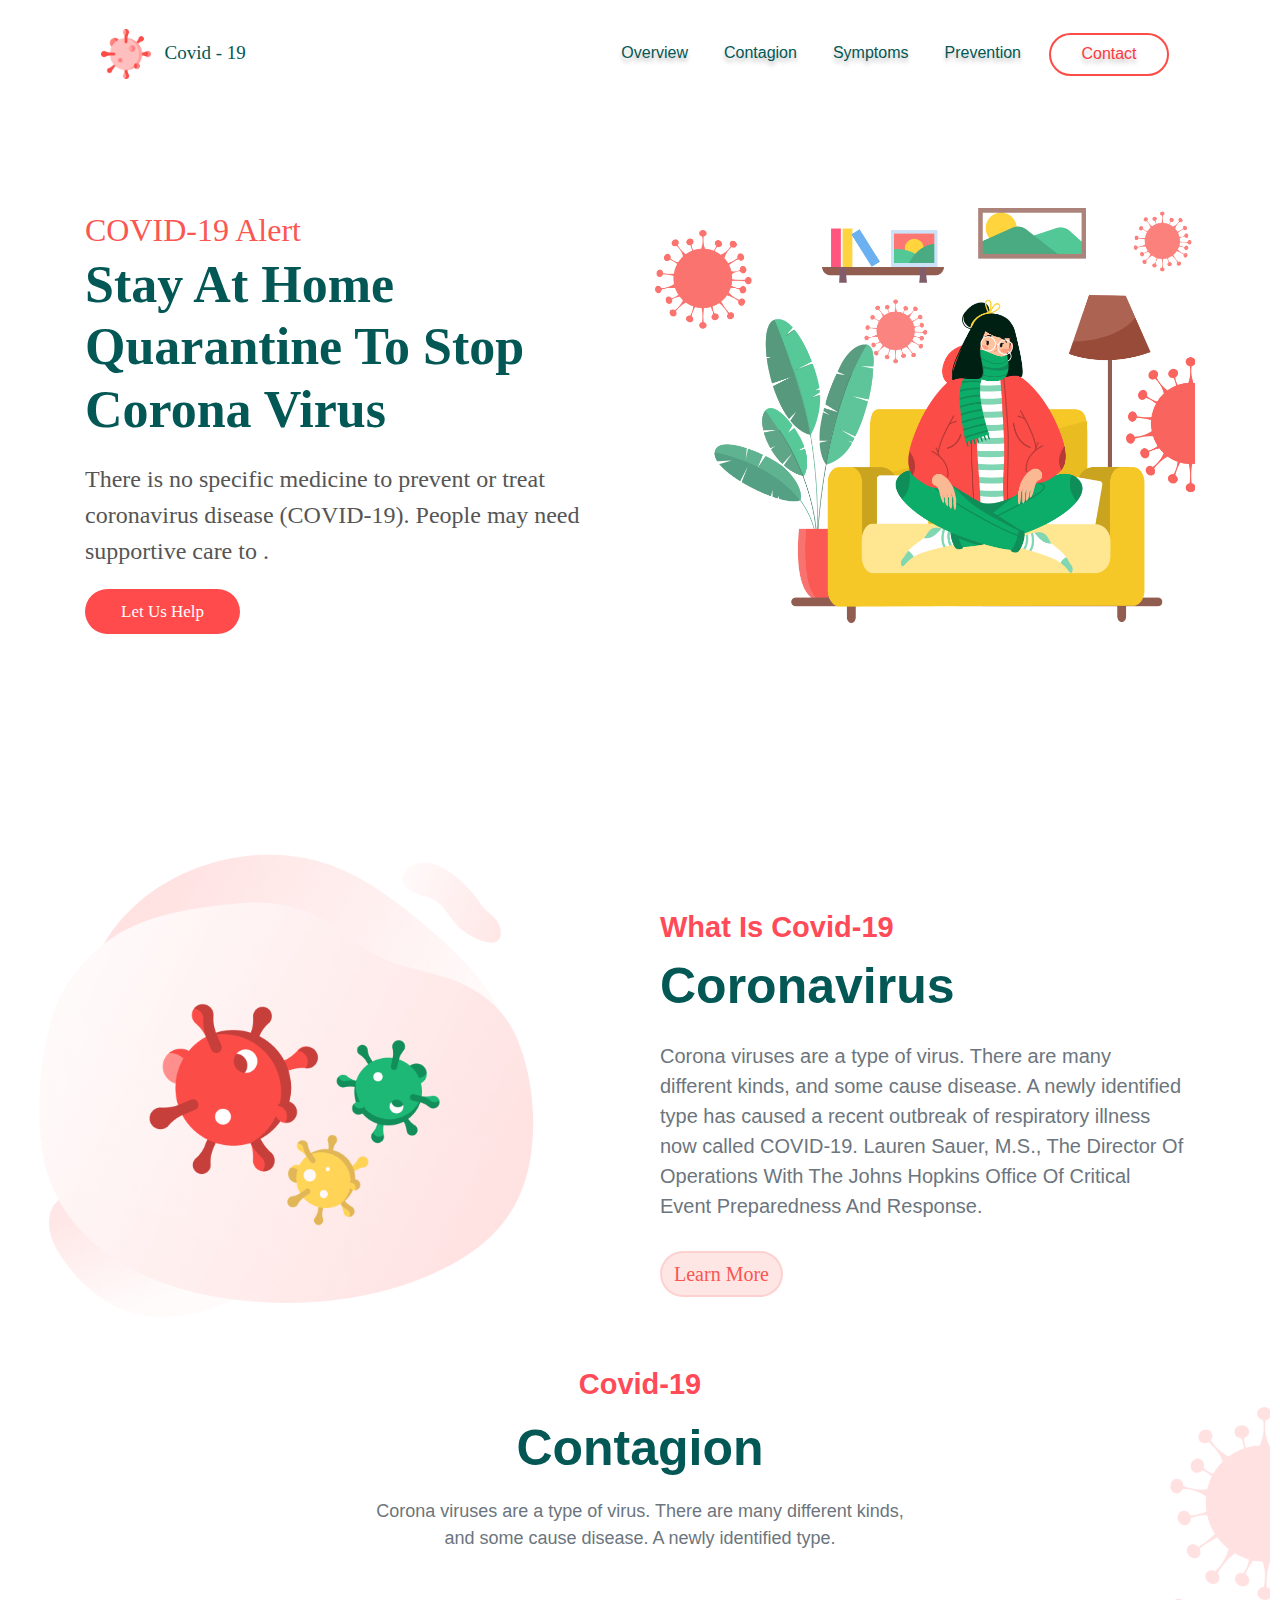
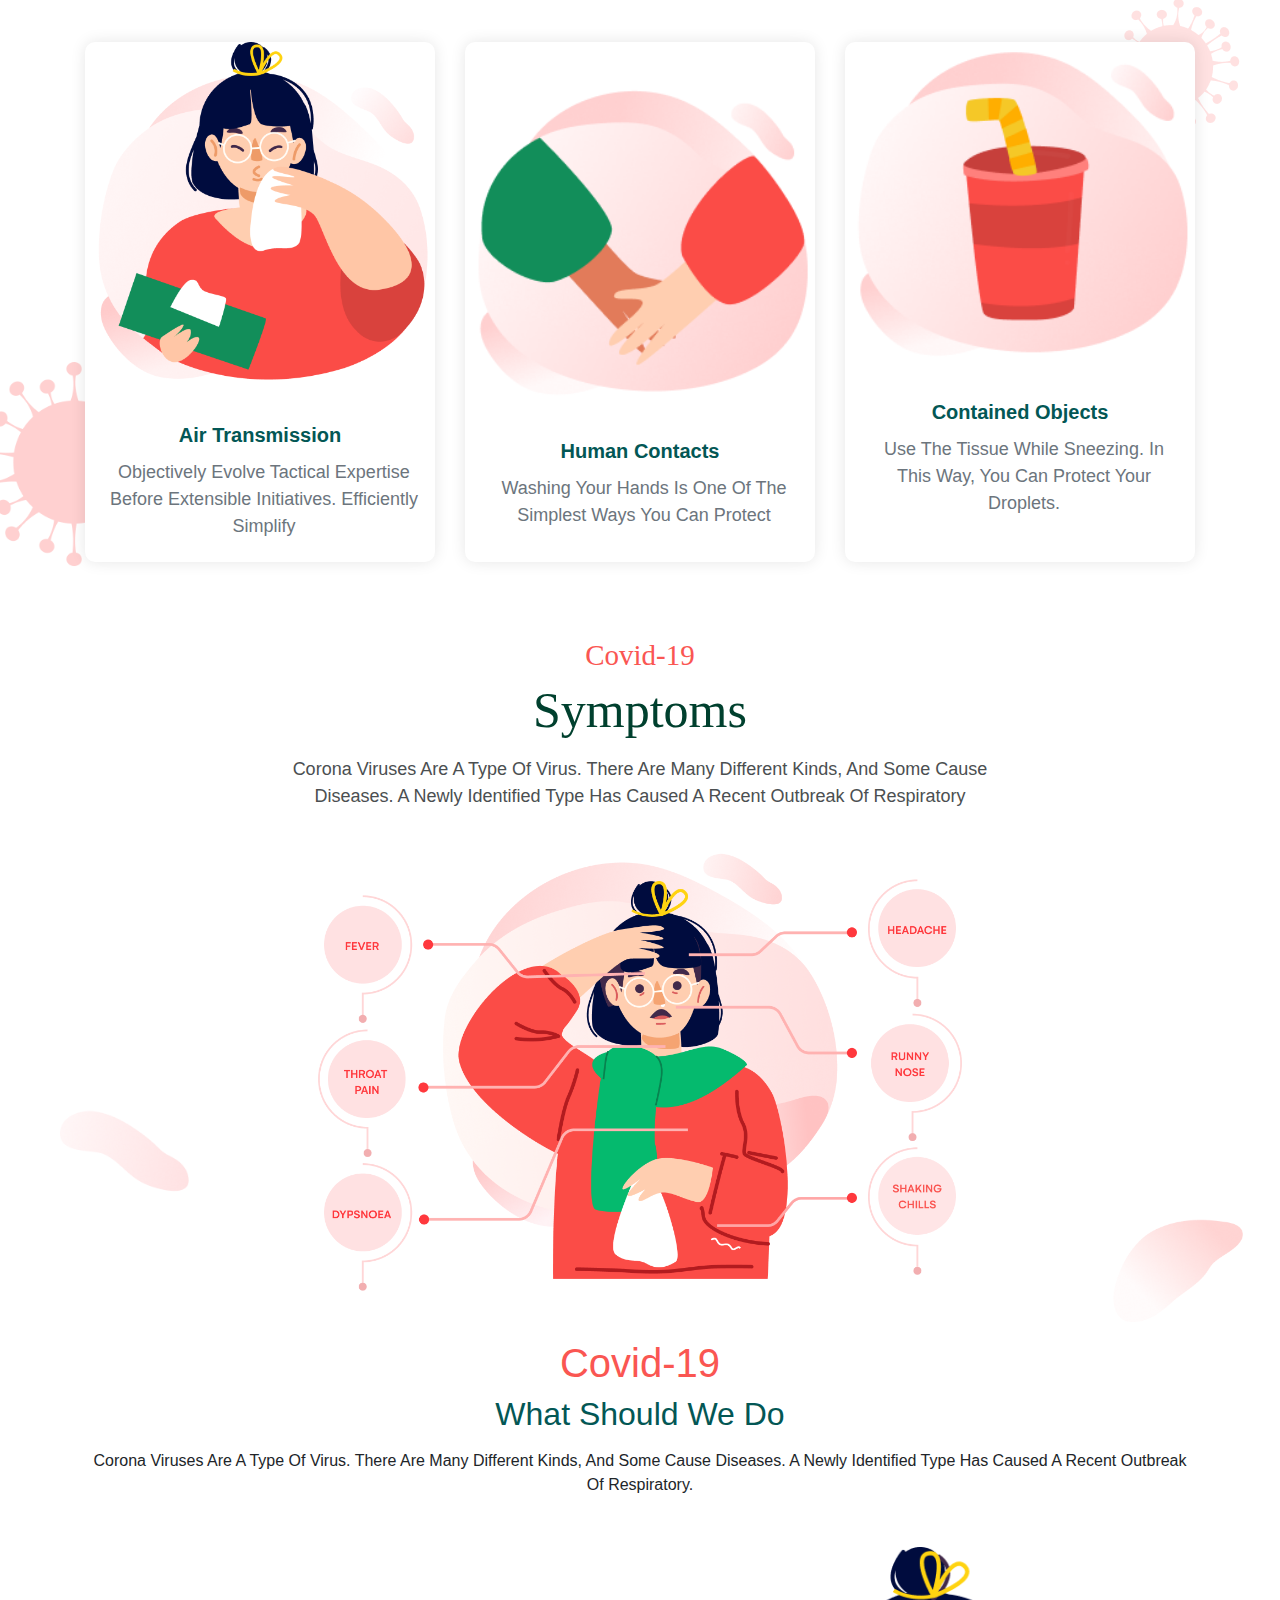
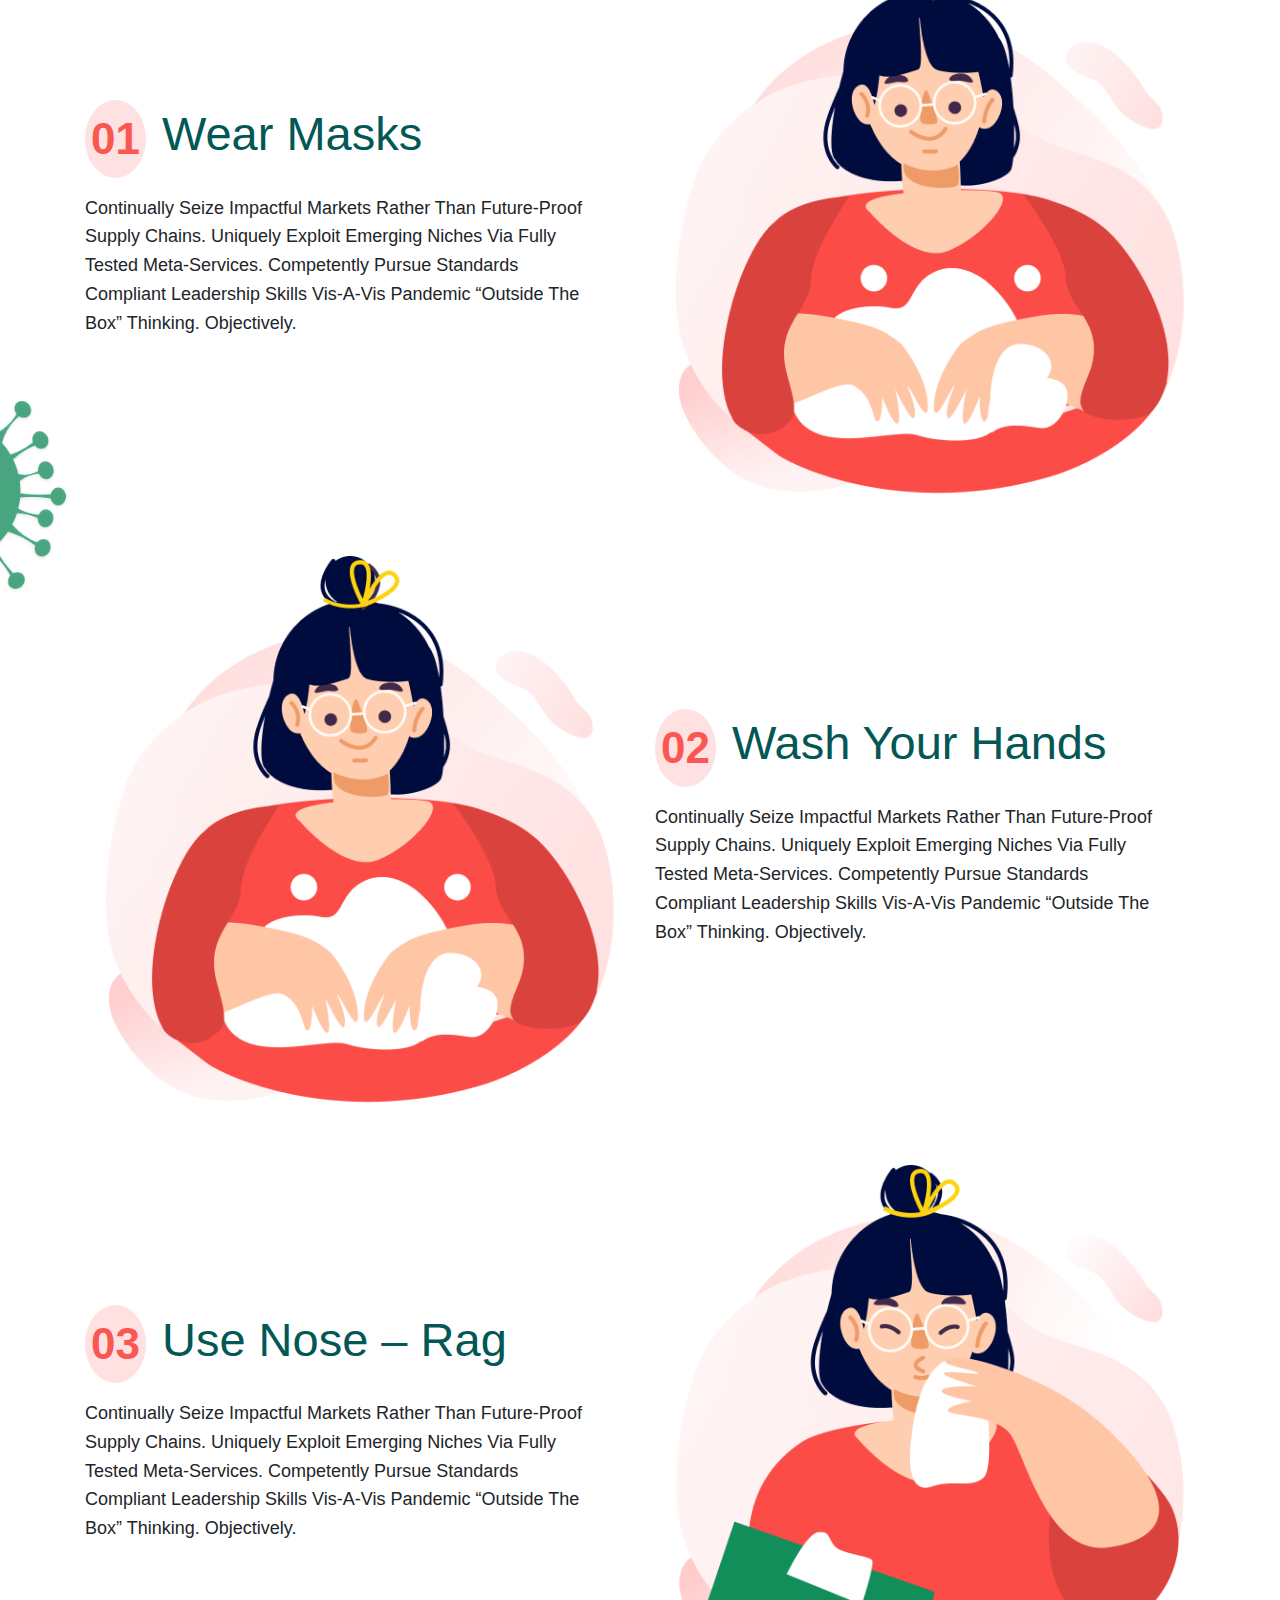
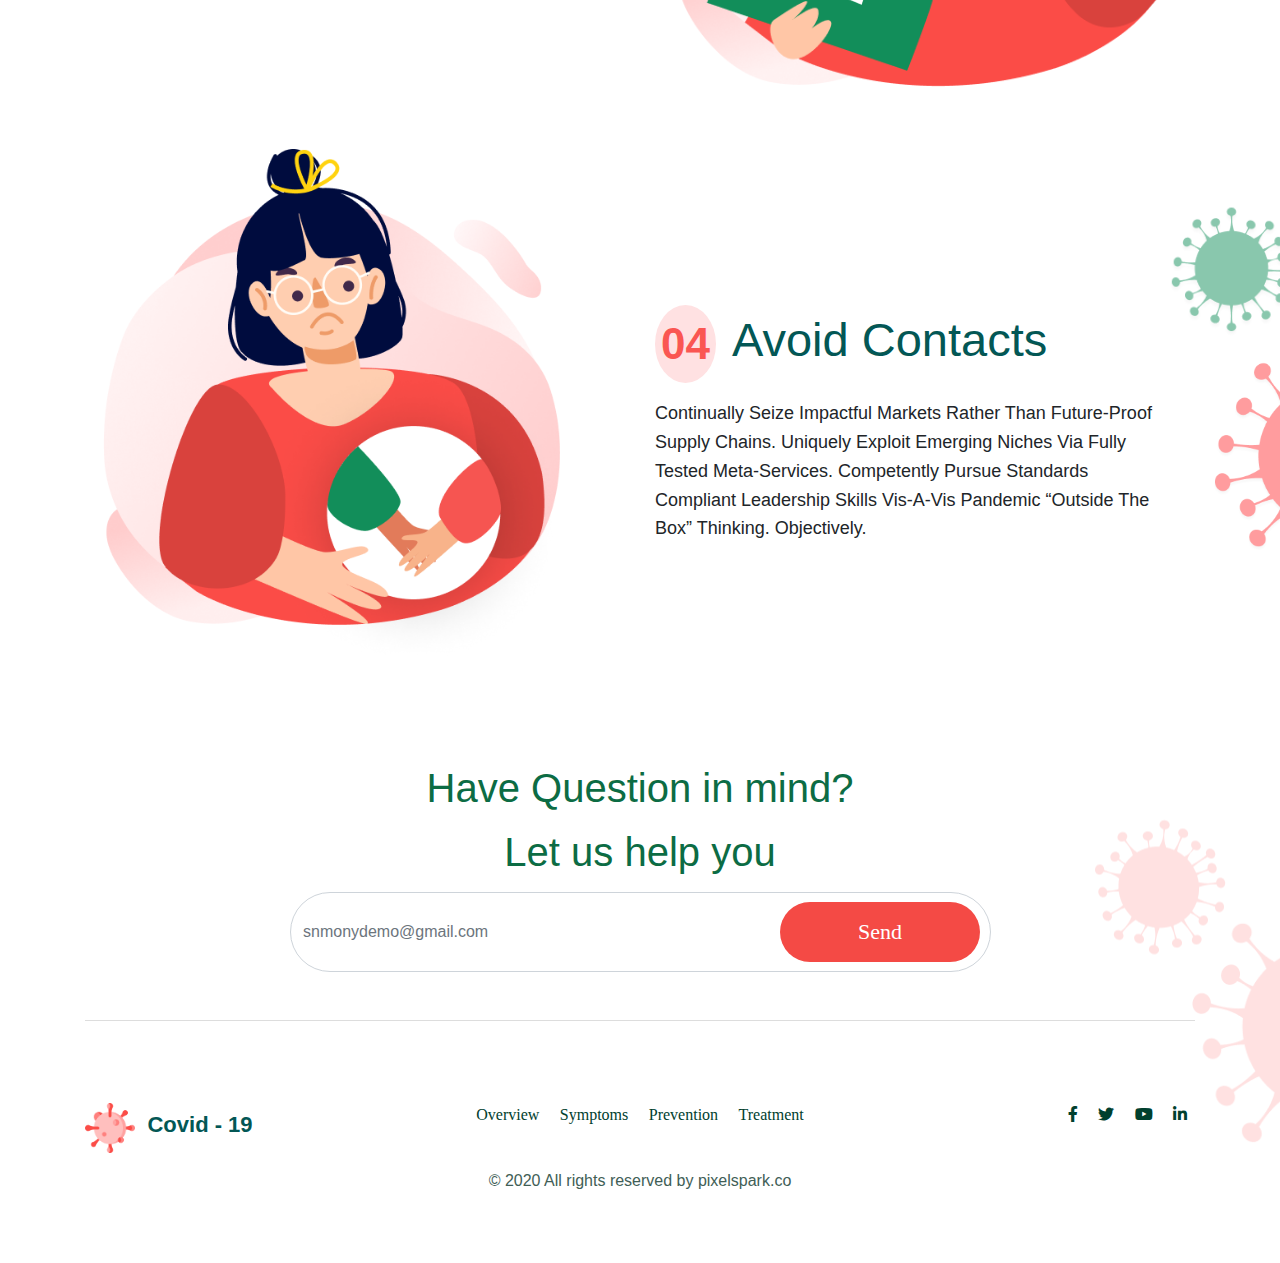
<file: depi4/index.html>
<!DOCTYPE html>
<html lang="en">
<head>
  <!-- Meta Tags -->
  <meta charset="UTF-8">
  <meta name="viewport" content="width=device-width, initial-scale=1.0">
  <title>COVID-19 Alert</title>
  
  <!-- Bootstrap CSS -->
  <link href="https://maxcdn.bootstrapcdn.com/bootstrap/4.5.2/css/bootstrap.min.css" rel="stylesheet">
  
  <!-- Font Awesome for Icons -->
  <link href="https://cdnjs.cloudflare.com/ajax/libs/font-awesome/5.15.4/css/all.min.css" rel="stylesheet">
  
  <!-- Google Font: Red Hat Display -->
  <link href="https://fonts.googleapis.com/css2?family=Red+Hat+Display:wght@400;500;700&display=swap" rel="stylesheet">
  
  <!-- Gelion Font -->
  <link href="https://fonts.cdnfonts.com/css/gelion" rel="stylesheet">
  
  <!-- Custom CSS -->
  <link href="style.css" rel="stylesheet">
</head>
<body>
  <!-- Header Section -->
  <header class="container-fluid bg py-3">
    <div class="container">
      <nav class="navbar navbar-expand-lg navbar-light">
        <a class="navbar-brand" href="#">
          <!-- Logo Image -->
          <img src="image/Group 9.png" alt="" style="width: 50px;">
          <!-- Site Title -->
          <span class="ml-2">Covid - 19</span>
        </a>
        <!-- Navbar Toggler for Mobile View -->
        <button class="navbar-toggler" type="button" data-toggle="collapse" data-target="#navbarNav" aria-controls="navbarNav" aria-expanded="false" aria-label="Toggle navigation">
          <span class="navbar-toggler-icon"></span>
        </button>
        <div class="collapse navbar-collapse" id="navbarNav">
          <!-- Navigation Links -->
          <ul class="navbar-nav ml-auto">
            <li class="nav-item">
              <a class="nav-link Overview" href="#">Overview</a>
            </li>
            <li class="nav-item">
              <a class="nav-link contagion" href="#">Contagion</a>
            </li>
            <li class="nav-item">
              <a class="nav-link Symptoms" href="#">Symptoms</a>
            </li>
            <li class="nav-item">
              <a class="nav-link Prevention" href="#">Prevention</a>
            </li>
            <li class="nav-item">
              <a class="nav-link contact-link" href="#">Contact</a>
            </li>
          </ul>
        </div>
      </nav>
    </div>
  </header>

  <!-- Alert Section -->
  <section class="alert-section text-center py-5">
    <div class="container">
      <div class="row align-items-center">
        <div class="col-md-6 text-md-left text-center">
          <!-- Alert Message -->
          <span>COVID-19 Alert</span>
          <h1 class="display-4">Stay At Home Quarantine To Stop Corona Virus</h1>
          <p class="lead">There is no specific medicine to prevent or treat coronavirus disease (COVID-19). People may need supportive care to .</p>
          <a href="#" class="btn-danger btn-lg">Let Us Help</a>
        </div>
        <div class="col-md-6 text-center">
          <!-- Image -->
          <img src="image/Group 18551.png" alt="" class="img-fluid">
        </div>
      </div>
    </div>
    <!-- Decorative Images -->
    <img src="image/path1470.png" alt="" class="side-image">
    <img src="image/path1470 (1).png" alt="" class="small-side">
  </section>
  
  <!-- COVID-19 Information Section -->
  <div class="container covid-section">
    <div class="row">
      <div class="col-md-6">
        <!-- Image -->
        <img src="image/Group 18557.png" alt="" class="virus-image ">
      </div>
      <div class="col-md-6 covid-content">
        <div class="covid-title">What Is Covid-19</div>
        <div class="covid-subtitle">Coronavirus</div>
        <div class="covid-text">
          Corona viruses are a type of virus. There are many different kinds, and some cause disease.
          A newly identified type has caused a recent outbreak of respiratory illness now called COVID-19.
          Lauren Sauer, M.S., The Director Of Operations With The Johns Hopkins Office Of Critical Event
          Preparedness And Response.
        </div>
        <a href="#" class="btn covid-button">Learn More</a>
      </div>
    </div>
  </div>
  
  <!-- Contagion Section -->
  <section class="contagion-section text-center">
    <div class="container">
      <div class="row">
        <div class="col-12">
          <h2 class="contagion-title">Covid-19</h2>
          <h3 class="contagion-subtitle">Contagion</h3>
          <div class="d-flex justify-content-center align-items-center">
            <p class="contagion-text">
              Corona viruses are a type of virus. There are many different kinds, and some cause disease.
              A newly identified type.
            </p>
          </div>
        </div>
      </div>
      <div class="row air-transmition position-relative">
        <!-- Decorative Image -->
        <img class="ef-1" src="image/corona-virus.png" alt="">
        <div class="col-md-4">
          <div class="card">
            <img src="image/Group 15454.png" alt="" class="card-img-top">
            <div class="card-body">
              <h5 class="card-title">Air Transmission</h5>
              <p class="card-text">Objectively Evolve Tactical Expertise Before Extensible Initiatives. Efficiently Simplify</p>
            </div>
          </div>
        </div>
        <div class="col-md-4">
          <div class="card">
            <img src="image/Group 18542.png" alt="" class="card-img-top">
            <div class="card-body">
              <h5 class="card-title">Human Contacts</h5>
              <p class="card-text">Washing Your Hands Is One Of The Simplest Ways You Can Protect</p>
            </div>
          </div>
        </div>
        <div class="col-md-4">
          <div class="card">
            <img src="image/Group 18540.png" alt="" class="card-img-top">
            <div class="card-body">
              <h5 class="card-title">Contained Objects</h5>
              <p class="card-text">Use The Tissue While Sneezing. In This Way, You Can Protect Your Droplets.</p>
            </div>
          </div>
        </div>
      </div>
    </div>
  </section>

  <!-- Symptoms Section -->
  <section>
    <div class="container text-center my-5">
        <h1 class="cov-1">Covid-19</h1>
        <h2 class="syb-1">Symptoms</h2>
        <div class="d-flex justify-content-center align-items-center">
            <p class="syb-title">Corona Viruses Are A Type Of Virus. There Are Many Different Kinds, And Some Cause Diseases. A Newly Identified Type Has Caused A Recent Outbreak Of Respiratory</p>
        </div>
    </div>
    <div class="container my-5 position-relative">
        <div class="row justify-content-center">
            <div class="col-md-10">
                <div class="position-relative text-center">
                    <img src="image/Group 15444.png" alt="" class="img-fluid mx-auto d-block" style="max-width: 70%;">
                    <img src="image/Path 1762.png" alt="" class="position-absolute symptom-left">
                    <img src="image/Path 1764.png" alt="" class="position-absolute symptom-right">
                </div>
            </div>
        </div>
    </div>
  </section>

  <!-- What Should We Do Section -->
  <div class="container text-center my-5">
    <h1 class="text-danger">Covid-19</h1>
    <h2 class="text-primary">What Should We Do</h2>
    <p>Corona Viruses Are A Type Of Virus. There Are Many Different Kinds, And Some Cause Diseases. A Newly Identified Type Has Caused A Recent Outbreak Of Respiratory.</p>
  </div>

  <!-- Steps to Take Section -->
  <section>
    <div class="container my-5 position-relative">
      <img src="image/path1470 (2).png" alt="" class="background-image-left">
      <div class="row align-items-center">
        <div class="col-md-6 order-md-2 text-center">
          <img src="image/Mask girl (1).png" alt="" class="img-fluid">
        </div>
        <div class="col-md-6 order-md-1">
          <div class="d-flex align-items-center mb-3">
            <span class="step-number text-danger">01</span>
            <h3 class="section-title ml-3">Wear Masks</h3>
          </div>
          <p class="section-text">Continually Seize Impactful Markets Rather Than Future-Proof Supply Chains. Uniquely Exploit Emerging Niches Via Fully Tested Meta-Services. Competently Pursue Standards Compliant Leadership Skills Vis-A-Vis Pandemic “Outside The Box” Thinking. Objectively.</p>
        </div>
      </div>
    </div>

    <div class="container my-5 position-relative">
      <div class="row align-items-center">
        <div class="col-md-6 text-center">
          <img src="image/Mask girl (1).png" alt="" class="img-fluid">
        </div>
        <div class="col-md-6">
          <div class="d-flex align-items-center mb-3">
            <span class="step-number text-danger">02</span>
            <h3 class="section-title ml-3">Wash Your Hands</h3>
          </div>
          <p class="section-text">Continually Seize Impactful Markets Rather Than Future-Proof Supply Chains. Uniquely Exploit Emerging Niches Via Fully Tested Meta-Services. Competently Pursue Standards Compliant Leadership Skills Vis-A-Vis Pandemic “Outside The Box” Thinking. Objectively.</p>
        </div>
      </div>
    </div>

    <div class="container my-5 position-relative">
      <div class="row align-items-center">
        <div class="col-md-6 order-md-2 text-center">
          <img src="image/Group 15454.png" alt="Use Nose – Rag" class="img-fluid">
        </div>
        <div class="col-md-6 order-md-1">
          <div class="d-flex align-items-center mb-3">
            <span class="step-number text-danger">03</span>
            <h3 class="section-title ml-3">Use Nose – Rag</h3>
          </div>
          <p class="section-text">Continually Seize Impactful Markets Rather Than Future-Proof Supply Chains. Uniquely Exploit Emerging Niches Via Fully Tested Meta-Services. Competently Pursue Standards Compliant Leadership Skills Vis-A-Vis Pandemic “Outside The Box” Thinking. Objectively.</p>
        </div>
      </div>
    </div>

    <div class="container my-5 position-relative">
      <img src="image/path1470 (3).png" alt="" class="background-image-right">
      <img src="image/path1470 (5).png" alt="" class="background-image-center">
      <div class="row align-items-center">
        <div class="col-md-6 text-center">
          <img src="image/Mask (1).png" alt="" class="img-fluid">
        </div>
        <div class="col-md-6">
          <div class="d-flex align-items-center mb-3">
            <span class="step-number text-danger">04</span>
            <h3 class="section-title ml-3">Avoid Contacts</h3>
          </div>
          <p class="section-text">Continually Seize Impactful Markets Rather Than Future-Proof Supply Chains. Uniquely Exploit Emerging Niches Via Fully Tested Meta-Services. Competently Pursue Standards Compliant Leadership Skills Vis-A-Vis Pandemic “Outside The Box” Thinking. Objectively.</p>
        </div>
      </div>
    </div>
  </section>

  <!-- Footer Section -->
  <div class="container text-center my-5">
    <h2 class="text-footer">Have Question in mind?</h2>
    <h3 class="text-footer">Let us help you</h3>
    <div class="input-group my-3 justify-content-center">
      <!-- Email Input -->
      <input type="email" class="form-control rounded-pill" placeholder="snmonydemo@gmail.com">
      <div class="input-group-append">
        <!-- Send Button -->
        <button class="ah-1 rounded-pill ml-2" type="button">Send</button>
      </div>
    </div>
  </div>

  <!-- Footer -->
  <div class="container text-center my-5">
    <footer class="footer">
      <div class="row">
        <div class="col-md-4 text-left position-relative">
          <!-- Footer Logo -->
          <img src="image/Group 9.png" alt="" style="width: 50px;">
          <span class="ml-2 font-weight-bold">Covid - 19</span>
        </div>
        <div class="col-md-4">
          <!-- Footer Navigation Links -->
          <a href="#" class="mx-2">Overview</a>
          <a href="#" class="mx-2">Symptoms</a>
          <a href="#" class="mx-2">Prevention</a>
          <a href="#" class="mx-2">Treatment</a>
        </div>
        <div class="col-md-4 text-right">
          <!-- Social Media Icons -->
          <a href="#" class="mx-2"><i class="fab fa-facebook-f"></i></a>
          <a href="#" class="mx-2"><i class="fab fa-twitter"></i></a>
          <a href="#" class="mx-2"><i class="fab fa-youtube"></i></a>
          <a href="#" class="mx-2"><i class="fab fa-linkedin-in"></i></a>
        </div>
      </div>
      <div class="row mt-3">
        <div class="col-12">
          <!-- Footer Copyright -->
          <p>&copy; 2020 All rights reserved by pixelspark.co</p>
        </div>
      </div>
      <!-- Decorative Images -->
      <img src="image/path1470 (1).png" alt="" class="background-image-right-1">
      <img src="image/path1470.png" alt="" class="background-image-right-2">
    </footer>
  </div>

</body>
</html>
</file>
<file: depi4/style.css>
/* @import url('https://fonts.cdnfonts.com/css/gelion'); */

body {
  font-family:'mulish-light', 'Gelion', sans-serif;
  background-color: #FFFFFF;
}

.navbar-brand span {
  font-size: 1.1875rem;
  color: #035755;
  font-family: 'weight bold';
  display: inline-block;
  margin-inline: 8px;
}

.nav-link {
  color: #035755 !important;
  font-size: 1rem;
  margin: 0 10px;
  align-items: center; 
  text-shadow: 0px 4px 4px #00000040;
  font-weight: 500;
}
.nav-item .nav-link {
  color: #FA5652;
}
.navbar-collapse {
  align-items: center;
}

.nav-link:hover { 
  color: #FA5652 !important;
  position: relative;
}

.Overview::after,
.contagion::after,
.Symptoms::after,
.Prevention::after {
  content: '';
  position: absolute;
  bottom: 0;
  right: 38px;
  opacity: 0;
  width: 4px;
  height: 4px;
  border-radius: 50%;
  background-color: red;
}

.Overview:hover::after,
.contagion:hover::after,
.Symptoms:hover::after,
.Prevention:hover::after {
  opacity: 1;
}

.contact-link {
  color: #FF383D !important;
  border: 2px solid #FB4C47;
  border-radius: 45px;
  width: 120px;
  height: 43px;
  align-items: center;
  text-align: center;
  display: flex;
  justify-content: center;
}

.contact-link:hover {
  background-color: #dc3545;
  color: #fff !important;
}

.alert-section {
  color: #000;
}
.alert-section span {
  color: #FA5652;
  font-size: 2rem;
  font-weight: 500;
  font-family: 'Gelion';
  text-align: center;
}

.alert-section h1 {
  font-size: 3.25rem;
  color: #035755;
  font-weight: 700;
  font-family: 'Gelion';
}

.alert-section p {
  font-size: 1.5rem;
  color: #555;
  font-weight: 400;
  font-family: 'Gelion';
  margin: 20px 0 30px;
}

.row-air-transmition img {
  left: -136px;
  width: 259px;
  bottom: 79px;
  z-index: -1;
}

.btn-danger {
  background-color: #ff4b4b;
  color: white;
  border-radius: 50px;
  font-size: 17px;
  border: none;
  font-weight: 500;
  font-family: 'Gelion';
  padding: 13px 36px;
}

@media (max-width: 767px) {
  .navbar-collapse {
    align-items: center;
    justify-content: center;
  }

  .alert-section h1 {
    font-size: 1.5rem;
  }

  .alert-section p {
    font-size: 1rem;
  }

  .contact-link {
    font-size: 0.9rem;
    padding: 5px 10px;
    align-items: center; 
    text-align: center;
    display: flex;
    justify-content: center;
  }
}

.covid-section {
  display: flex;
  align-items: center;
  justify-content: center;
  padding: 20px;
}

.covid-content {
  text-align: left;
  margin-top: 163px;
  padding: 0 20px;
}

.covid-title {
  color: #ff4a57;
  font-size: 1.8125rem;
  font-weight: bold;
}

.covid-subtitle {
  color: #035755;
  font-size: 3.125rem;
  font-weight: bold;
}

.covid-text {
  color: #6c757d;
  font-size: 1.25rem;
  margin-top: 17px;
}

.covid-button {
  margin-top: 30px;
  color: #FA5652;
  background-color: #FA565226;
  border: 2px solid #FA565226;
  border-radius: 65px;
  font-size: 20px;
  font-family: 'Gelion';
}

.virus-image {
  width: 700px;
  position: absolute;
  right: 10px;

 
}

.alert-section .side-image {
  position: absolute;
  right: 10px;
  bottom: -700px;
  width: 100px;
}

.alert-section .small-side {
  position: absolute;
  right: 40px;
  bottom: -833px;
}

@media (max-width: 768px) {
  .covid-title {
    font-size: 1.5rem;
  }

  .covid-subtitle {
    font-size: 1.25rem;
  }

  .covid-text {
    font-size: 0.9rem;
  }

  .covid-button {
    width: 100%;
    text-align: center;
    
  }

  
}

.syb-1 {
  color: #00402E;
  font-family: bold;
  font-size: 3.125rem;
}

.cov-1 {
  color: #FA5652;
  font-family: bold;
  font-size: 1.8125rem;
}

.syb-title {
  color: #4B4F51;
  font-size: 1.125rem;
  width: 64%;
  margin-bottom: -50px;
}

.symptom-left {
  top: 71%;
  left: -120px;
  transform: translateY(-50%);
  width: 129px;
}

.symptom-right {
  top: 96%;
  right: -143px;
  transform: translateY(-50%);
  width: 130px;
}

.symptom-text {
  background-color: #fff;
  padding: 5px 10px;
  border-radius: 50px;
  border: 2px solid #f00;
  display: inline-block;
  font-size: 1rem;
}

@media (max-width: 767.98px) {
  .symptom-left {
    left: -130px;
  }

  .symptom-right {
    right: -130px;
  }

  .symptom-text {
    font-size: 0.9rem;
  }
}

.contagion-title {
  color: #ff4a57;
  font-size: 1.8125rem;
  font-weight: bold;
  text-align: center;
}

.contagion-subtitle {
  color: #035755;
  font-size: 3.125rem;
  font-weight: bold;
  text-align: center;
  margin-bottom: 20px;
}

.contagion-text {
  color: #6c757d;
  font-size: 1.125rem;
  text-align: center;
  margin-bottom: 40px;
  width: 50%;
}

.row {
  margin-top: 50px;
}

.card {
  border: none;
  border-radius: 10px;
  box-shadow: 0 0 15px rgba(0, 0, 0, 0.1);
  margin-bottom: 30px;
  transition: transform 0.3s ease;
  flex: 1 1 calc(33.333% - 20px);
  display: flex;
  flex-direction: column;
  justify-content: space-between;
  height: 95%;
}
.ef-1 {
  position: absolute;
  left: -95px;
  top: 77%;
  transform: translateY(-50%);
  z-index: -1;
  max-width: 200px;
}
.card::after {
  content: '';
  position: absolute;
  bottom: 0;
  left: 0;
  width: 100%;
  height: 3px;
  background-color: red;
  transform: scaleX(0);
  transition: transform 0.3s ease;
  transform-origin: bottom right;
}

.card:hover::after {
  transform: scaleX(1);
  transform-origin: bottom left;
}

.card img {
  max-width: 100%;
  height: auto;
  border-top-left-radius: 10px;
  border-top-right-radius: 10px;
}

.card-body {
  text-align: center;
}

.card-title {
  font-size: 1.25rem;
  font-weight: bold;
  color: #035755;
  margin-top: 15px;
}

.card-text {
  color: #6c757d;
  font-size: 1.125rem;
  margin-top: 10px;
  width: 318px;
}

@media (max-width: 768px) {
  .contagion-title {
    font-size: 1.5rem;
  }

  .contagion-subtitle {
    font-size: 1.25rem;
  }

  .contagion-text {
    font-size: 0.9rem;
  }
}

.text-danger {
  color: #FA5652 !important;
}

.text-primary {
  color: #035755 !important;
}

.step-number {
  font-size: 2.75rem;
  font-weight: bold;
  background-color: #FFE1E2;
  border-radius: 50%;
  padding: 6px;
}

.section-title {
  font-size: 2.9375rem;
  margin-bottom: 0.5rem;
  color: #035755;
}

.section-text {
  font-size: 1.125rem;
  line-height: 1.6;
  width: 500px;
}

.background-image-left {
  position: absolute;
  top: 98%;
  transform: translateY(-50%);
  width: 120px;
  left: -120px;
}

.background-image-center {
  right: -122px;
  position: absolute;
  top: 55%;
  transform: translateY(-50%);
  width: 120px;
}

.background-image-right {
  right: -86px;
  position: absolute;
  top: 22%;
  transform: translateY(-50%);
  width: 128px;
}

@media (max-width: 767.98px) {
  .background-image-left,
  .background-image-right {
    display: none;
  }

  .step-number {
    font-size: 1.5rem;
  }

  .section-title {
    font-size: 1.5rem;
  }

  .section-text {
    font-size: 0.9rem;
  }
}

h2, h3 {
  margin-bottom: 1rem;
}

.input-group {
  max-width: 700px;
  margin: 0 auto;
}

.input-group .form-control {
  height: 80px;
}

.ah-1 {
  position: absolute;
  top: 10px;
  right: 10px;
  background-color: #F44A45;
  color: #FFFFFF;
  font-family: 'Gelion';
  font-size: 22px;
  border: #F44A45;
  width: 200px;
  height: 60px;
}

.text-footer {
  color: #0C6C44;
  font-size: 2.5rem;
}

.footer {
  background-color: #fff;
  padding: 2rem 0;
  border-top: 1px solid #ddd;
  position: relative;
}

.footer a {
  color: #00402E;
  font-family: 'Gelion';
  font-size: 1rem;
  text-decoration: none;
}

.footer p {
  margin-bottom: -10px;
  color: #415E56;
}

.footer span {
  color: #035755;
  font-size: 1.375rem;
}

.logo-img {
  position: absolute;
  left: 0;
  top: 50%;
  transform: translate(-50%, -50%);
  max-height: 50px;
}

.background-image-right-2 {
  position: absolute;
  top: 4%;
  right: -138px;
  transform: translateY(-50%);
  max-width: 141px;
}

.background-image-right-1 {
  position: absolute;
  top: -69%;
  right: -31px;
  transform: translateY(-50%);
  max-width: 150px;
}

@media (max-width: 767.98px) {
  .footer .text-left,
  .footer .text-right {
    text-align: center !important;
  }
  .footer .col-md-4 {
    margin-bottom: 1rem;
  }
  .logo-img {
    position: static;
    transform: none;
    display: block;
    margin: 0 auto 1rem auto;
  }

  .background-image-right-1,.background-image-right-2 {
    display: none;
  }
}
</file>
